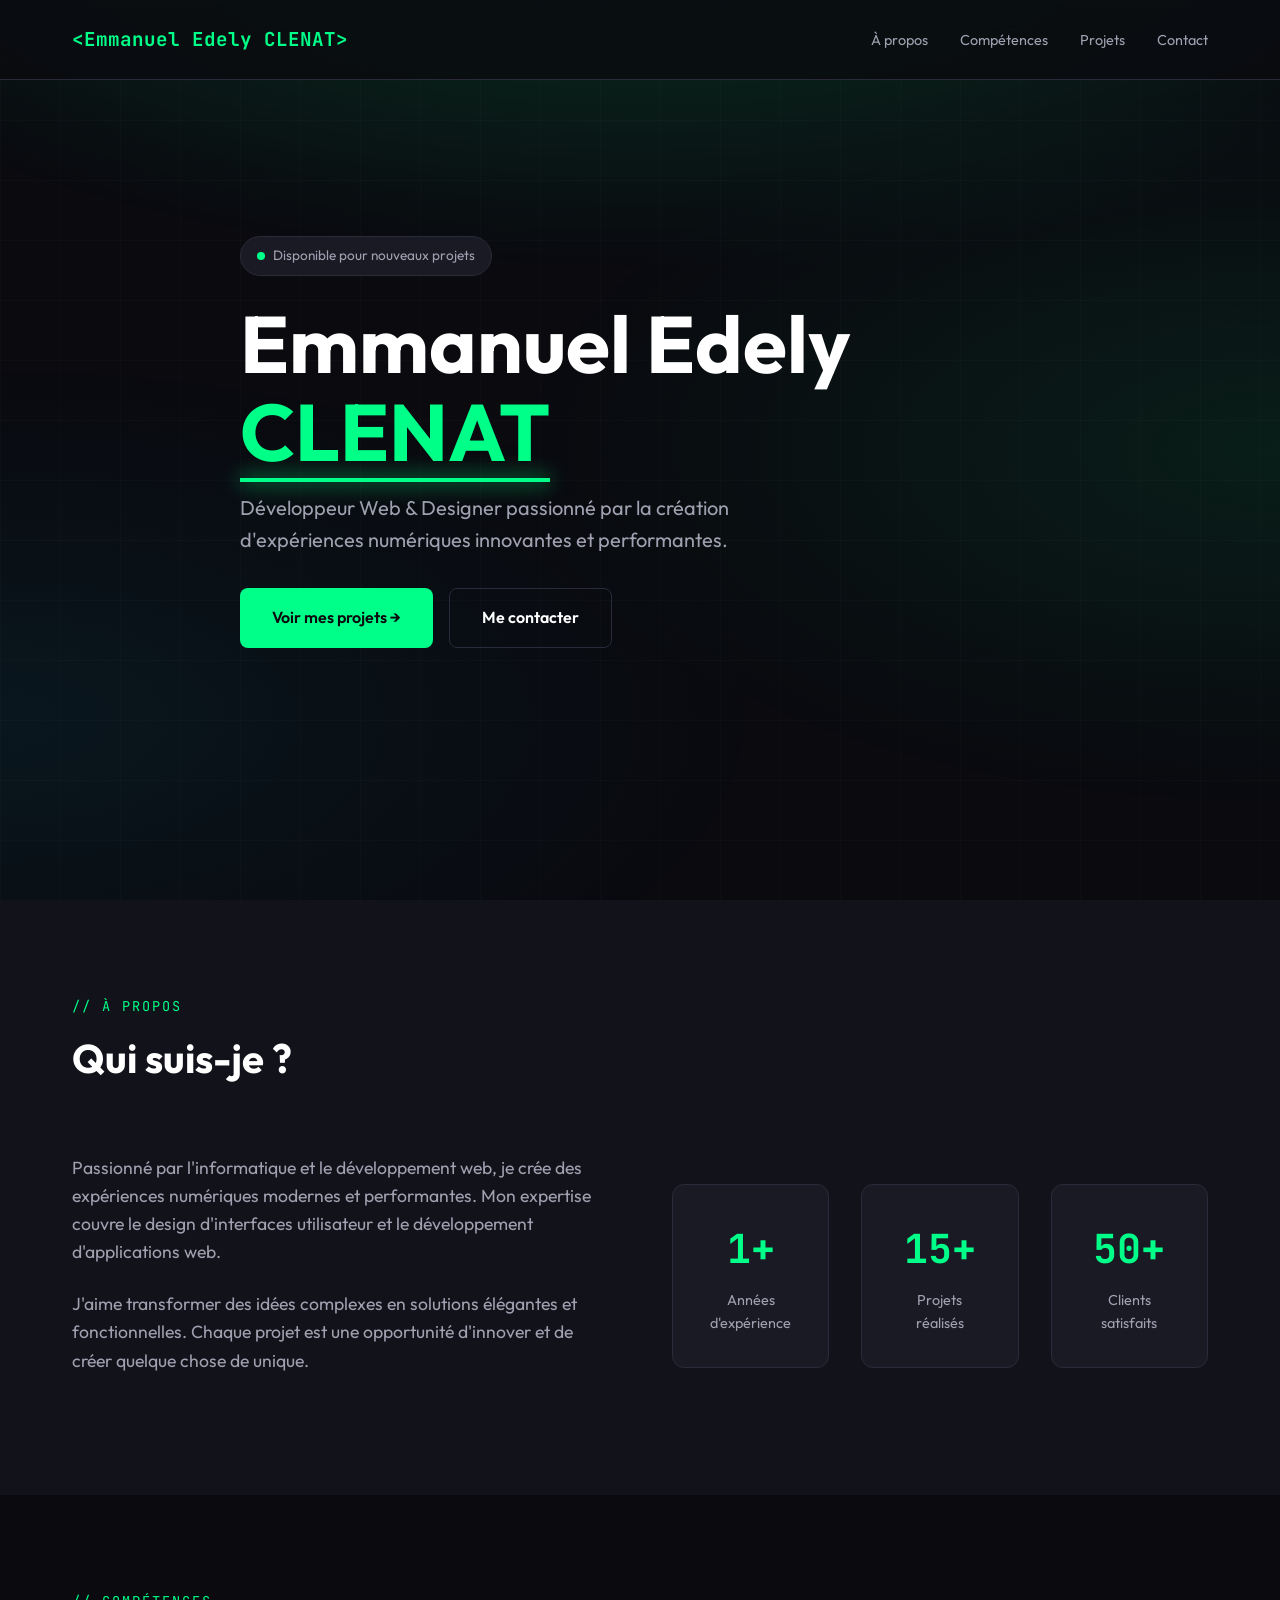
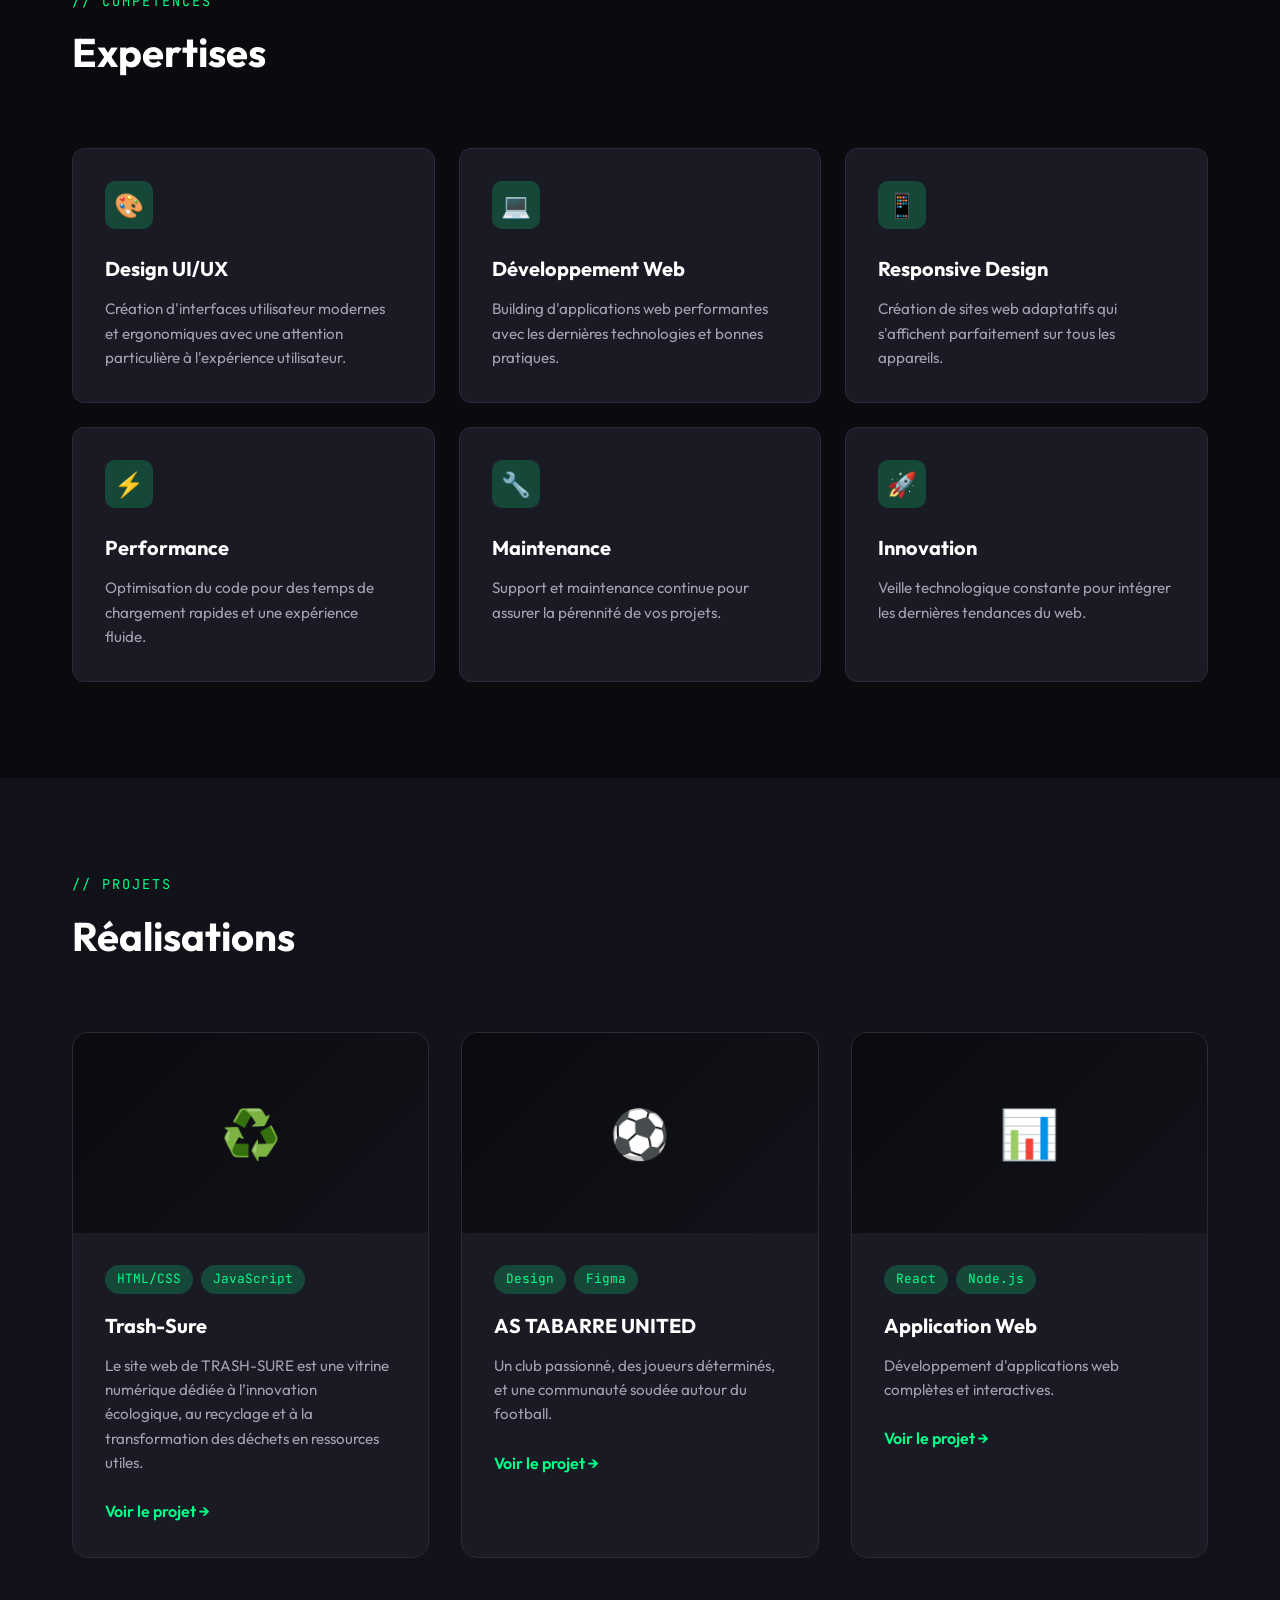
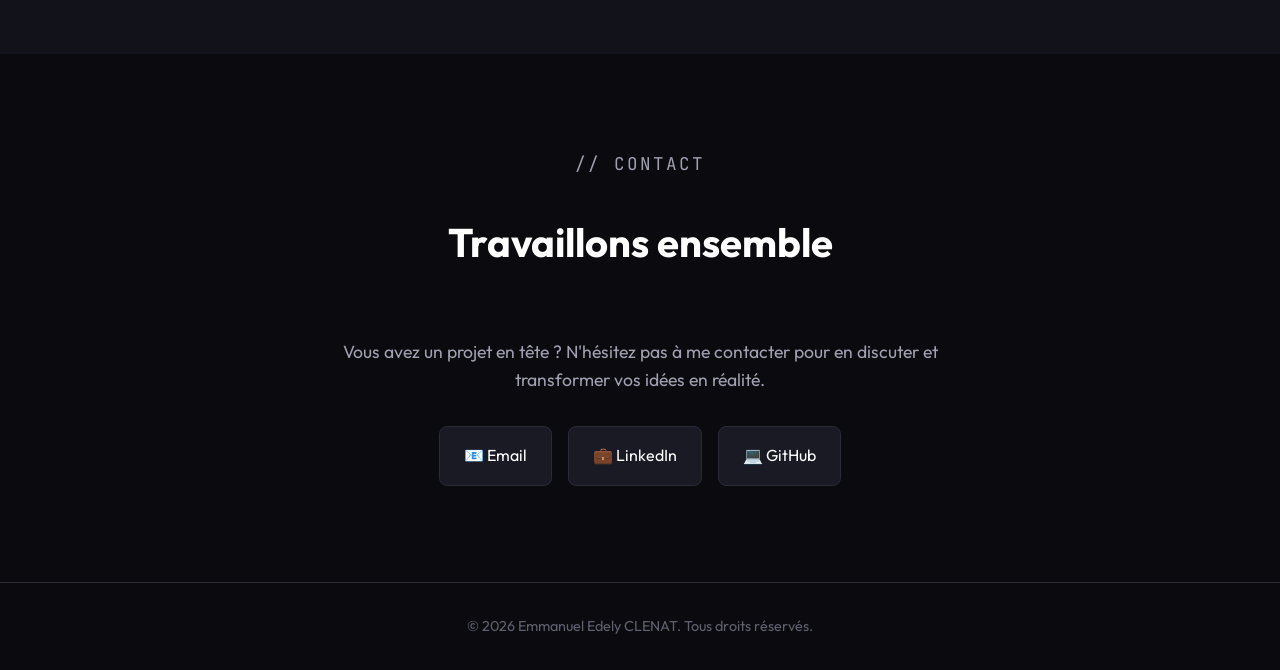
<file: index.html>
<!DOCTYPE html>
<html lang="fr">
<head>
    <meta charset="UTF-8">
    <meta name="viewport" content="width=device-width, initial-scale=1.0">
    <title>Emmanuel Edely CLENAT | Portfolio</title>
    <link rel="preconnect" href="https://fonts.googleapis.com">
    <link rel="preconnect" href="https://fonts.gstatic.com" crossorigin>
    <link href="https://fonts.googleapis.com/css2?family=JetBrains+Mono:wght@400;700&family=Outfit:wght@300;400;600;700&display=swap" rel="stylesheet">
    <link rel="stylesheet" href="style.css">
</head>
<body>
    <!-- Navigation -->
    <nav>
        <div class="container">
            <div class="logo">&lt;Emmanuel Edely CLENAT&gt;</div>
            <ul class="nav-links">
                <li><a href="#about">À propos</a></li>
                <li><a href="#skills">Compétences</a></li>
                <li><a href="#projects">Projets</a></li>
                <li><a href="#contact">Contact</a></li>
            </ul>
        </div>
    </nav>

    <!-- Hero Section -->
    <section class="hero">
        <div class="container">
            <div class="hero-content">
                <div class="hero-badge">
                    <span>Disponible pour nouveaux projets</span>
                </div>
                <h1>Emmanuel Edely <span class="highlight">CLENAT</span></h1>
                <p class="hero-subtitle">
                    Développeur Web & Designer passionné par la création d'expériences numériques innovantes et performantes.
                </p>
                <div class="hero-cta">
                    <a href="#projects" class="btn btn-primary">Voir mes projets →</a>
                    <a href="#contact" class="btn btn-secondary">Me contacter</a>
                </div>
            </div>
        </div>
    </section>

    <!-- About Section -->
    <section id="about" class="about">
        <div class="container">
            <div class="section-header">
                <p class="section-label">// À propos</p>
                <h2 class="section-title">Qui suis-je ?</h2>
            </div>
            <div class="about-grid">
                <div class="about-text">
                    <p>
                        Passionné par l'informatique et le développement web, je crée des expériences numériques modernes et performantes. Mon expertise couvre le design d'interfaces utilisateur et le développement d'applications web.
                    </p>
                    <p>
                        J'aime transformer des idées complexes en solutions élégantes et fonctionnelles. Chaque projet est une opportunité d'innover et de créer quelque chose de unique.
                    </p>
                </div>
                <div class="about-stats">
                    <div class="stat">
                        <div class="stat-number">1+</div>
                        <div class="stat-label">Années d'expérience</div>
                    </div>
                    <div class="stat">
                        <div class="stat-number">15+</div>
                        <div class="stat-label">Projets réalisés</div>
                    </div>
                    <div class="stat">
                        <div class="stat-number">50+</div>
                        <div class="stat-label">Clients satisfaits</div>
                    </div>
                </div>
            </div>
        </div>
    </section>

    <!-- Skills Section -->
    <section id="skills">
        <div class="container">
            <div class="section-header">
                <p class="section-label">// Compétences</p>
                <h2 class="section-title">Expertises</h2>
            </div>
            <div class="skills-grid">
                <div class="skill-card">
                    <div class="skill-icon">🎨</div>
                    <h3>Design UI/UX</h3>
                    <p>Création d'interfaces utilisateur modernes et ergonomiques avec une attention particulière à l'expérience utilisateur.</p>
                </div>
                <div class="skill-card">
                    <div class="skill-icon">💻</div>
                    <h3>Développement Web</h3>
                    <p>Building d'applications web performantes avec les dernières technologies et bonnes pratiques.</p>
                </div>
                <div class="skill-card">
                    <div class="skill-icon">📱</div>
                    <h3>Responsive Design</h3>
                    <p>Création de sites web adaptatifs qui s'affichent parfaitement sur tous les appareils.</p>
                </div>
                <div class="skill-card">
                    <div class="skill-icon">⚡</div>
                    <h3>Performance</h3>
                    <p>Optimisation du code pour des temps de chargement rapides et une expérience fluide.</p>
                </div>
                <div class="skill-card">
                    <div class="skill-icon">🔧</div>
                    <h3>Maintenance</h3>
                    <p>Support et maintenance continue pour assurer la pérennité de vos projets.</p>
                </div>
                <div class="skill-card">
                    <div class="skill-icon">🚀</div>
                    <h3>Innovation</h3>
                    <p>Veille technologique constante pour intégrer les dernières tendances du web.</p>
                </div>
            </div>
        </div>
    </section>

    <!-- Projects Section -->
    <section id="projects" class="projects">
        <div class="container">
            <div class="section-header">
                <p class="section-label">// Projets</p>
                <h2 class="section-title">Réalisations</h2>
            </div>
            <div class="projects-grid">
                <div class="project-card">
                    <div class="project-image">♻️</div>
                    <div class="project-content">
                        <div class="project-tags">
                            <span class="project-tag">HTML/CSS</span>
                            <span class="project-tag">JavaScript</span>
                        </div>
                        <h3>Trash-Sure</h3>
                        <p>Le site web de TRASH-SURE est une vitrine numérique dédiée à l’innovation écologique, au recyclage et à la transformation des déchets en ressources utiles.</p>
                        <a href="https://trash-sure.netlify.app/" target="_blank" class="project-link">Voir le projet →</a>
                    </div>
                </div>
                <div class="project-card">
                    <div class="project-image">⚽</div>
                    <div class="project-content">
                        <div class="project-tags">
                            <span class="project-tag">Design</span>
                            <span class="project-tag">Figma</span>
                        </div>
                        <h3>AS TABARRE UNITED</h3>
                        <p>Un club passionné, des joueurs déterminés, et une communauté soudée autour du football.</p>
                        <a href="https://as-tabarre-united.netlify.app/" class="project-link">Voir le projet →</a>
                    </div>
                </div>
                <div class="project-card">
                    <div class="project-image">📊</div>
                    <div class="project-content">
                        <div class="project-tags">
                            <span class="project-tag">React</span>
                            <span class="project-tag">Node.js</span>
                        </div>
                        <h3>Application Web</h3>
                        <p>Développement d'applications web complètes et interactives.</p>
                        <a href="#" class="project-link">Voir le projet →</a>
                    </div>
                </div>
            </div>
        </div>
    </section>

    <!-- Contact Section -->
    <section id="contact" class="contact">
        <div class="container">
            <div class="section-header">
                <p class="section-label">// Contact</p>
                <h2 class="section-title">Travaillons ensemble</h2>
            </div>
            <div class="contact-content">
                <p>
                    Vous avez un projet en tête ? N'hésitez pas à me contacter pour en discuter et transformer vos idées en réalité.
                </p>
                <div class="contact-links">
                    <a href="emmanueledely@email.com" class="contact-link">
                        📧 Email
                    </a>
                    <a href="https://www.linkedin.com/in/emmanuel-edely-undefined-0356a1353/" target="_blank" class="contact-link">
                        💼 LinkedIn
                    </a>
                    <a href="https://github.com/swag-ger3" target="_blank" class="contact-link">
                        💻 GitHub
                    </a>
                </div>
            </div>
        </div>
    </section>

    <!-- Footer -->
    <footer>
        <div class="container">
            <p>© 2026 Emmanuel Edely CLENAT. Tous droits réservés.</p>
        </div>
    </footer>
</body>
</html>
</file>
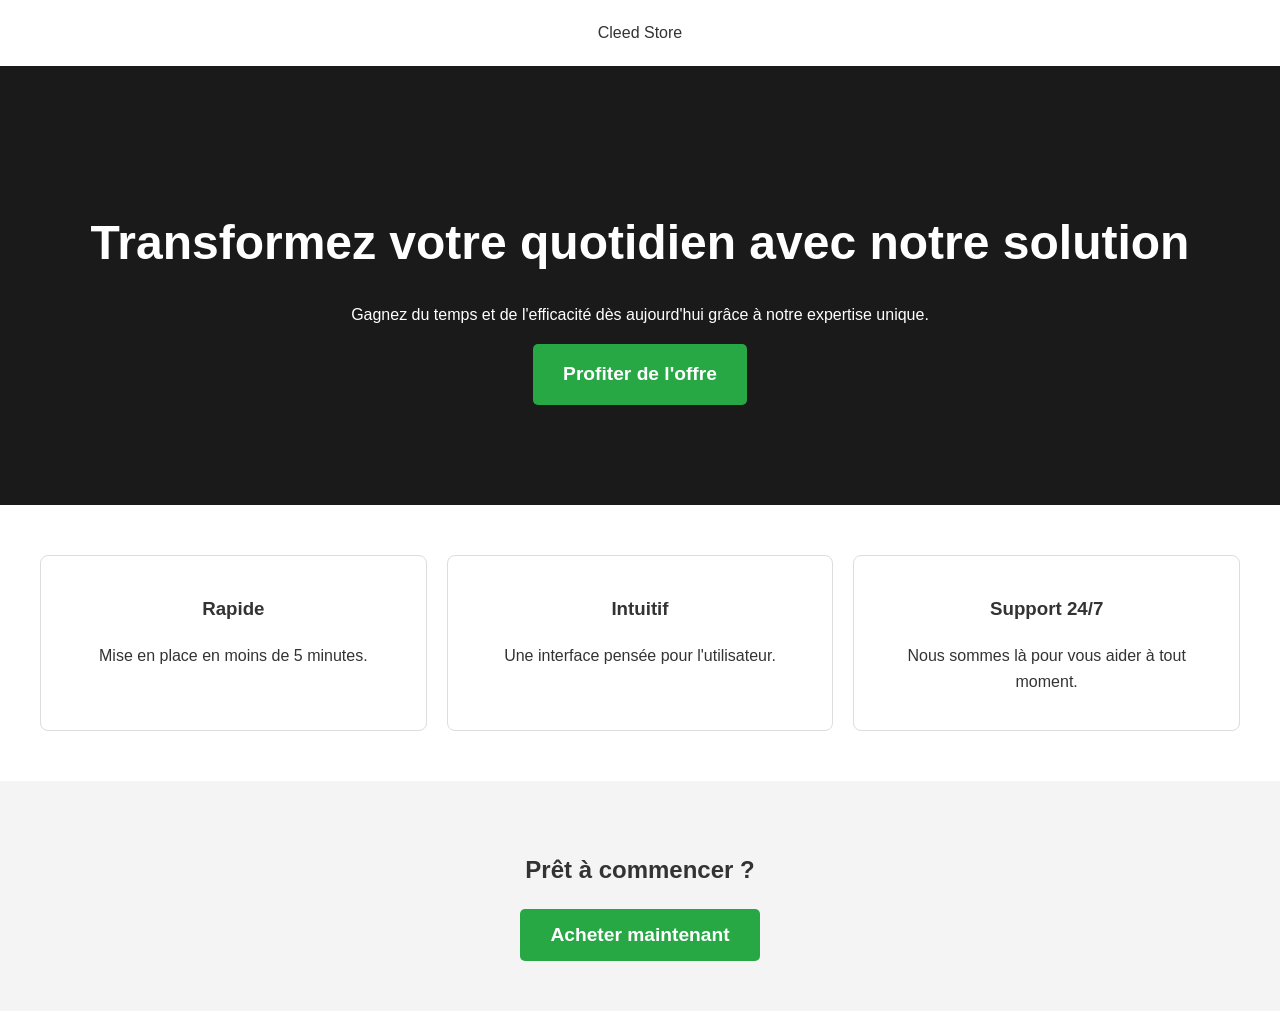
<file: cleed store/index.html>
<!DOCTYPE html>
<html lang="fr">
<head>
    <meta charset="UTF-8">
    <meta name="viewport" content="width=device-width, initial-scale=1.0">
    <title>Offre Exceptionnelle | Mon Produit</title>
    <link rel="stylesheet" href="style.css">
</head>
<body>
    <header>
        <nav>
            <div class="logo">Cleed Store</div>
        </nav>
    </header>

    <section class="hero">
        <h1>Transformez votre quotidien avec notre solution</h1>
        <p>Gagnez du temps et de l'efficacité dès aujourd'hui grâce à notre expertise unique.</p>
        <a href="#achat" class="cta-button">Profiter de l'offre</a>
    </section>

    <section class="features">
        <div class="feature">
            <h3>Rapide</h3>
            <p>Mise en place en moins de 5 minutes.</p>
        </div>
        <div class="feature">
            <h3>Intuitif</h3>
            <p>Une interface pensée pour l'utilisateur.</p>
        </div>
        <div class="feature">
            <h3>Support 24/7</h3>
            <p>Nous sommes là pour vous aider à tout moment.</p>
        </div>
    </section>

    <footer id="achat">
        <h2>Prêt à commencer ?</h2>
        <button class="cta-button">Acheter maintenant</button>
    </footer>
</body>
</html>
</file>
<file: style.css>
:root {
            --bg-primary: #0a0a0f;
            --bg-secondary: #12121a;
            --bg-card: #1a1a25;
            --accent: #00ff88;
            --accent-dim: #00ff8833;
            --accent-secondary: #00d4ff;
            --text-primary: #ffffff;
            --text-secondary: #a0a0b0;
            --text-muted: #606070;
            --border: #2a2a3a;
        }

        * {
            margin: 0;
            padding: 0;
            box-sizing: border-box;
        }

        html {
            scroll-behavior: smooth;
        }

        body {
            font-family: 'Outfit', sans-serif;
            background: var(--bg-primary);
            color: var(--text-primary);
            line-height: 1.6;
            overflow-x: hidden;
        }

        /* Background Effect */
        body::before {
            content: '';
            position: fixed;
            top: 0;
            left: 0;
            width: 100%;
            height: 100%;
            background: 
                radial-gradient(ellipse 80% 50% at 50% -20%, var(--accent-dim), transparent),
                radial-gradient(ellipse 60% 40% at 100% 50%, #00ff8815, transparent),
                radial-gradient(ellipse 60% 40% at 0% 80%, #00d4ff10, transparent);
            pointer-events: none;
            z-index: -1;
        }

        /* Grid Pattern */
        body::after {
            content: '';
            position: fixed;
            top: 0;
            left: 0;
            width: 100%;
            height: 100%;
            background-image: 
                linear-gradient(rgba(255,255,255,0.02) 1px, transparent 1px),
                linear-gradient(90deg, rgba(255,255,255,0.02) 1px, transparent 1px);
            background-size: 60px 60px;
            pointer-events: none;
            z-index: -1;
        }

        .container {
            max-width: 1200px;
            margin: 0 auto;
            padding: 0 2rem;
        }

        /* Navigation */
        nav {
            position: fixed;
            top: 0;
            left: 0;
            right: 0;
            padding: 1.5rem 0;
            background: rgba(10, 10, 15, 0.8);
            backdrop-filter: blur(20px);
            border-bottom: 1px solid var(--border);
            z-index: 1000;
        }

        nav .container {
            display: flex;
            justify-content: space-between;
            align-items: center;
        }

        .logo {
            font-family: 'JetBrains Mono', monospace;
            font-size: 1.2rem;
            font-weight: 700;
            color: var(--accent);
        }

        .nav-links {
            display: flex;
            gap: 2rem;
            list-style: none;
        }

        .nav-links a {
            color: var(--text-secondary);
            text-decoration: none;
            font-size: 0.9rem;
            transition: color 0.3s;
            position: relative;
        }

        .nav-links a::after {
            content: '';
            position: absolute;
            bottom: -4px;
            left: 0;
            width: 0;
            height: 2px;
            background: var(--accent);
            transition: width 0.3s;
        }

        .nav-links a:hover {
            color: var(--text-primary);
        }

        .nav-links a:hover::after {
            width: 100%;
        }

        /* Hero Section */
        .hero {
            min-height: 100vh;
            display: flex;
            align-items: center;
            padding-top: 80px;
        }

        .hero-content {
            max-width: 800px;
        }

        .hero-badge {
            display: inline-flex;
            align-items: center;
            gap: 0.5rem;
            padding: 0.5rem 1rem;
            background: var(--bg-card);
            border: 1px solid var(--border);
            border-radius: 50px;
            font-size: 0.85rem;
            color: var(--text-secondary);
            margin-bottom: 1.5rem;
        }

        .hero-badge::before {
            content: '';
            width: 8px;
            height: 8px;
            background: var(--accent);
            border-radius: 50%;
            animation: pulse 2s infinite;
        }

        @keyframes pulse {
            0%, 100% { opacity: 1; }
            50% { opacity: 0.5; }
        }

        .hero h1 {
            font-size: clamp(2.5rem, 8vw, 5rem);
            font-weight: 700;
            line-height: 1.1;
            margin-bottom: 1rem;
        }

        .hero h1 .highlight {
            color: var(--accent);
            position: relative;
        }

        .hero h1 .highlight::after {
            content: '';
            position: absolute;
            bottom: 0;
            left: 0;
            width: 100%;
            height: 4px;
            background: var(--accent);
            box-shadow: 0 0 20px var(--accent), 0 0 40px var(--accent-dim);
        }

        .hero-subtitle {
            font-size: 1.25rem;
            color: var(--text-secondary);
            margin-bottom: 2rem;
            max-width: 600px;
        }

        .hero-cta {
            display: flex;
            gap: 1rem;
            flex-wrap: wrap;
        }

        .btn {
            display: inline-flex;
            align-items: center;
            gap: 0.5rem;
            padding: 1rem 2rem;
            border-radius: 8px;
            font-weight: 600;
            text-decoration: none;
            transition: all 0.3s;
            cursor: pointer;
            border: none;
            font-size: 1rem;
        }

        .btn-primary {
            background: var(--accent);
            color: var(--bg-primary);
        }

        .btn-primary:hover {
            box-shadow: 0 0 30px var(--accent-dim);
            transform: translateY(-2px);
        }

        .btn-secondary {
            background: transparent;
            color: var(--text-primary);
            border: 1px solid var(--border);
        }

        .btn-secondary:hover {
            border-color: var(--accent);
            color: var(--accent);
        }

        /* Section Styles */
        section {
            padding: 6rem 0;
        }

        .section-header {
            margin-bottom: 4rem;
        }

        .section-label {
            font-family: 'JetBrains Mono', monospace;
            font-size: 0.85rem;
            color: var(--accent);
            text-transform: uppercase;
            letter-spacing: 2px;
            margin-bottom: 0.5rem;
        }

        .section-title {
            font-size: 2.5rem;
            font-weight: 700;
        }

        /* About Section */
        .about {
            background: var(--bg-secondary);
        }

        .about-grid {
            display: grid;
            grid-template-columns: 1fr 1fr;
            gap: 4rem;
            align-items: center;
        }

        .about-text p {
            color: var(--text-secondary);
            margin-bottom: 1.5rem;
            font-size: 1.1rem;
        }

        .about-stats {
            display: grid;
            grid-template-columns: repeat(3, 1fr);
            gap: 2rem;
        }

        .stat {
            text-align: center;
            padding: 2rem;
            background: var(--bg-card);
            border: 1px solid var(--border);
            border-radius: 12px;
        }

        .stat-number {
            font-family: 'JetBrains Mono', monospace;
            font-size: 2.5rem;
            font-weight: 700;
            color: var(--accent);
            margin-bottom: 0.5rem;
        }

        .stat-label {
            color: var(--text-secondary);
            font-size: 0.9rem;
        }

        /* Skills Section */
        .skills-grid {
            display: grid;
            grid-template-columns: repeat(auto-fit, minmax(280px, 1fr));
            gap: 1.5rem;
        }

        .skill-card {
            background: var(--bg-card);
            border: 1px solid var(--border);
            border-radius: 12px;
            padding: 2rem;
            transition: all 0.3s;
        }

        .skill-card:hover {
            border-color: var(--accent);
            transform: translateY(-4px);
        }

        .skill-icon {
            width: 48px;
            height: 48px;
            background: var(--accent-dim);
            border-radius: 10px;
            display: flex;
            align-items: center;
            justify-content: center;
            margin-bottom: 1.5rem;
            font-size: 1.5rem;
        }

        .skill-card h3 {
            font-size: 1.25rem;
            margin-bottom: 0.75rem;
        }

        .skill-card p {
            color: var(--text-secondary);
            font-size: 0.95rem;
        }

        /* Projects Section */
        .projects {
            background: var(--bg-secondary);
        }

        .projects-grid {
            display: grid;
            grid-template-columns: repeat(auto-fit, minmax(350px, 1fr));
            gap: 2rem;
        }

        .project-card {
            background: var(--bg-card);
            border: 1px solid var(--border);
            border-radius: 16px;
            overflow: hidden;
            transition: all 0.3s;
        }

        .project-card:hover {
            border-color: var(--accent);
            transform: translateY(-4px);
        }

        .project-image {
            height: 200px;
            background: linear-gradient(135deg, var(--bg-primary), var(--bg-secondary));
            display: flex;
            align-items: center;
            justify-content: center;
            font-size: 3rem;
            color: var(--text-muted);
        }

        .project-content {
            padding: 2rem;
        }

        .project-tags {
            display: flex;
            gap: 0.5rem;
            flex-wrap: wrap;
            margin-bottom: 1rem;
        }

        .project-tag {
            padding: 0.25rem 0.75rem;
            background: var(--accent-dim);
            color: var(--accent);
            border-radius: 50px;
            font-size: 0.8rem;
            font-family: 'JetBrains Mono', monospace;
        }

        .project-card h3 {
            font-size: 1.25rem;
            margin-bottom: 0.75rem;
        }

        .project-card p {
            color: var(--text-secondary);
            font-size: 0.95rem;
            margin-bottom: 1.5rem;
        }

        .project-link {
            display: inline-flex;
            align-items: center;
            gap: 0.5rem;
            color: var(--accent);
            text-decoration: none;
            font-weight: 600;
            transition: gap 0.3s;
        }

        .project-link:hover {
            gap: 0.75rem;
        }

        /* Contact Section */
        .contact {
            text-align: center;
        }

        .contact-content {
            max-width: 600px;
            margin: 0 auto;
        }

        .contact p {
            color: var(--text-secondary);
            font-size: 1.1rem;
            margin-bottom: 2rem;
        }

        .contact-links {
            display: flex;
            justify-content: center;
            gap: 1rem;
            flex-wrap: wrap;
        }

        .contact-link {
            display: inline-flex;
            align-items: center;
            gap: 0.5rem;
            padding: 1rem 1.5rem;
            background: var(--bg-card);
            border: 1px solid var(--border);
            border-radius: 8px;
            color: var(--text-primary);
            text-decoration: none;
            transition: all 0.3s;
        }

        .contact-link:hover {
            border-color: var(--accent);
            color: var(--accent);
        }

        /* Footer */
        footer {
            padding: 2rem 0;
            border-top: 1px solid var(--border);
            text-align: center;
        }

        footer p {
            color: var(--text-muted);
            font-size: 0.9rem;
        }

        /* Responsive */
        @media (max-width: 768px) {
            .nav-links {
                display: none;
            }

            .about-grid {
                grid-template-columns: 1fr;
            }

            .about-stats {
                grid-template-columns: 1fr;
            }

            .projects-grid {
                grid-template-columns: 1fr;
            }
        }
</file>
<file: cleed store/style.css>
:root {
    --primary-color: #007bff;
    --secondary-color: #28a745;
    --dark-bg: #1a1a1a;
    --text-white: #ffffff;
}

body {
    font-family: 'Segoe UI', Tahoma, Geneva, Verdana, sans-serif;
    margin: 0;
    line-height: 1.6;
    color: #333;
}

header {
    padding: 20px;
    text-align: center;
    background: var(--text-white);
}

.hero {
    background: var(--dark-bg);
    color: var(--text-white);
    padding: 100px 20px;
    text-align: center;
}

.hero h1 { font-size: 3rem; margin-bottom: 20px; }

.cta-button {
    display: inline-block;
    background: var(--secondary-color);
    color: white;
    padding: 15px 30px;
    text-decoration: none;
    border-radius: 5px;
    font-weight: bold;
    border: none;
    cursor: pointer;
    font-size: 1.2rem;
}

.features {
    display: grid;
    grid-template-columns: repeat(auto-fit, minmax(250px, 1fr));
    gap: 20px;
    padding: 50px 20px;
    max-width: 1200px;
    margin: 0 auto;
}

.feature {
    text-align: center;
    padding: 20px;
    border: 1px solid #ddd;
    border-radius: 8px;
}

footer {
    background: #f4f4f4;
    padding: 50px 20px;
    text-align: center;
}
</file>
